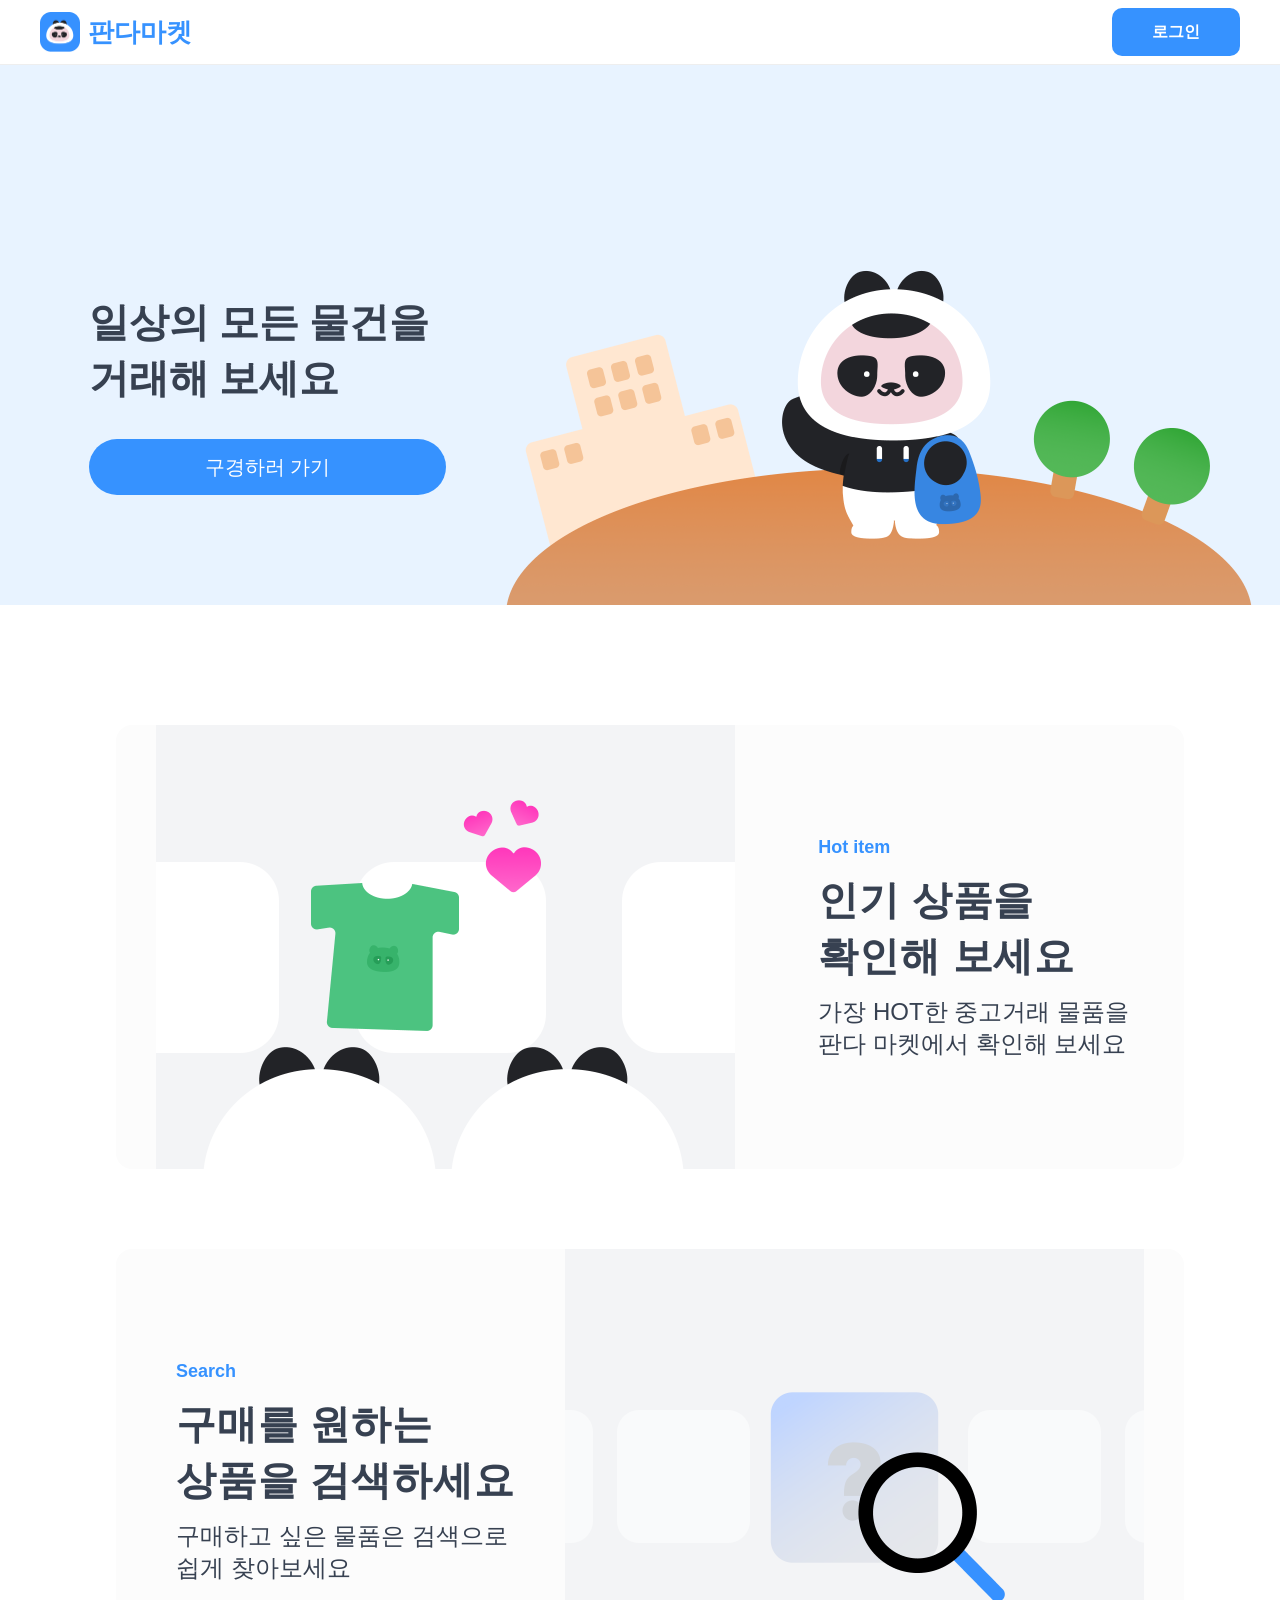
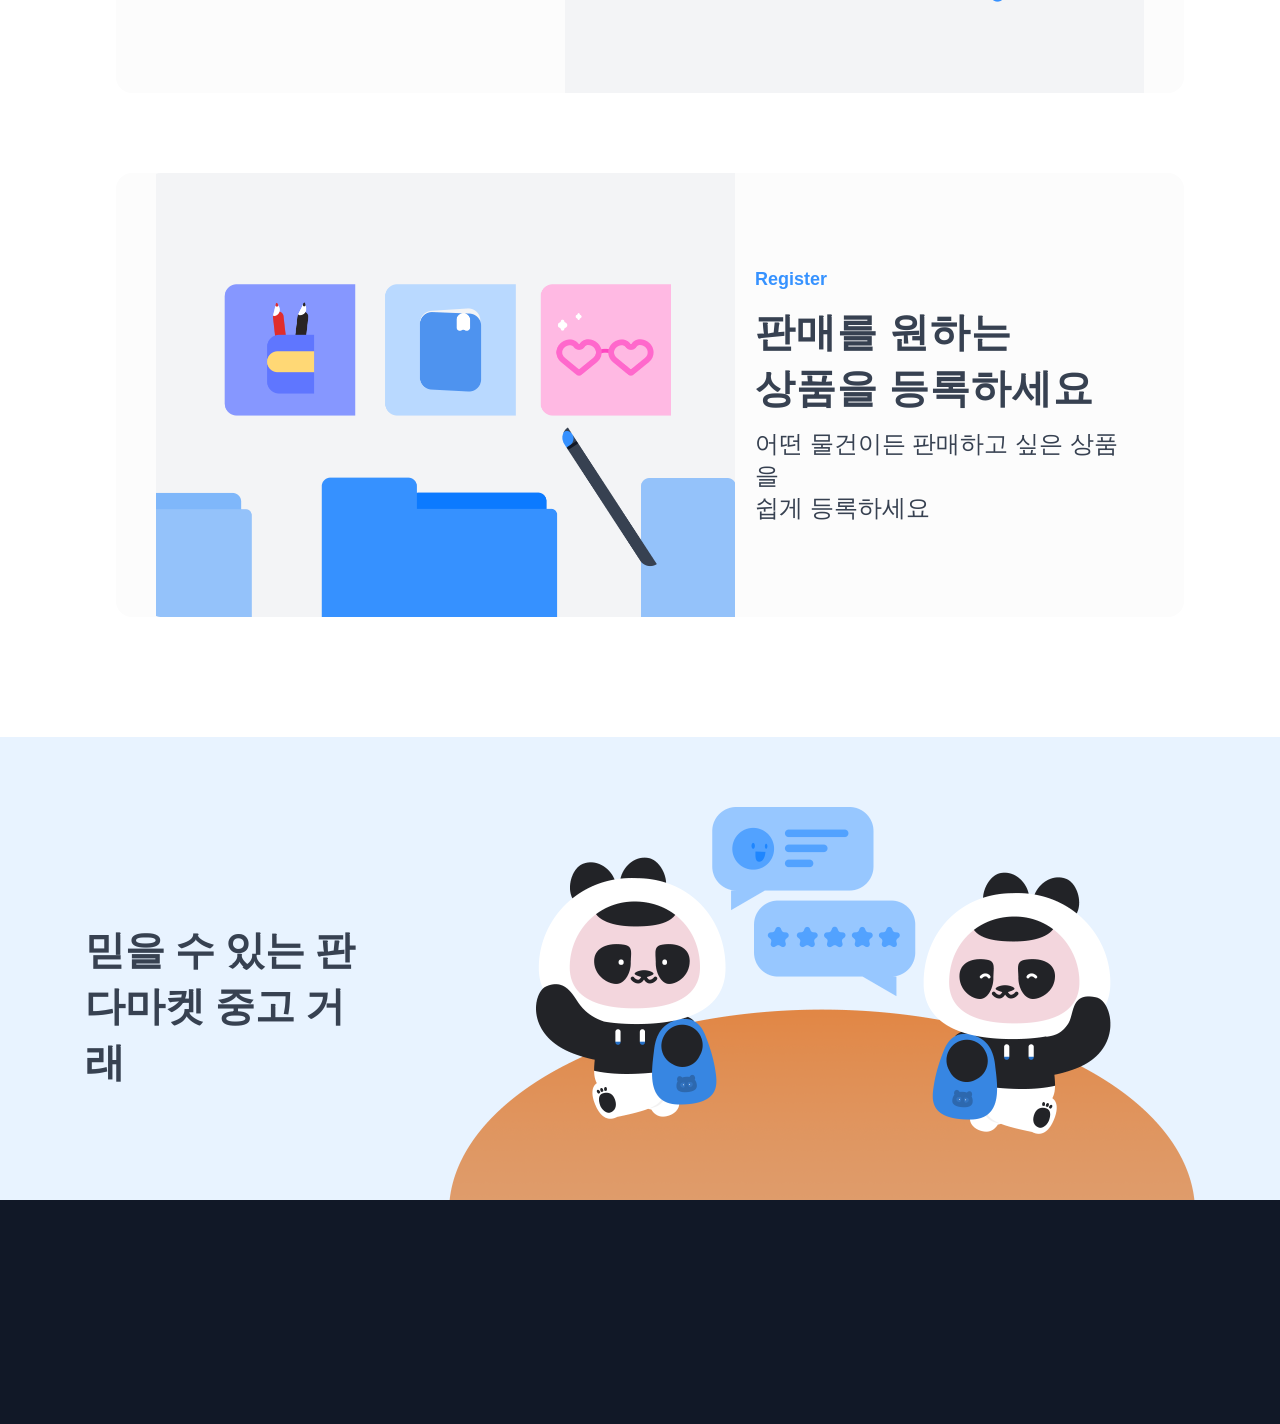
<file: 23-Sprint-Mission/index.html>
<!DOCTYPE html>
<html lang="ko">
<head>
  <meta charset="UTF-8" />
  <title>판다마켓</title>
  <link rel="stylesheet" href="style.css" />
</head>

<body>

  <div class="header">
    <div class="header-inner">
        <div class="logo" onclick="location.href='index.html'">           <!--판마마켓 로고 클릭 시 홈 화면 -->
            <img src="./images/logo.png" alt="판다 로고"><span>판다마켓</span>  <!-- 판다 로고 -->
        </div>
        <div class="login-btn" onclick="location.href='login.html'">로그인</div> 
    </div>
  </div>

  <div class="panda">
    <div class="panda-inner">
      <div class="panda-text">
        일상의 모든 물건을<br>
        거래해 보세요
      </div>
      <button class="panda-button" onclick="location.href='item.html'">구경하러 가기</button>
    </div>

    <img class="panda-image" src="./images/panda.png" alt="판다 이미지" />
  </div>

  <div class="features">

    <div class="card">
      <div class="card-image">
        <img src="./images/card1.png" alt="인기 상품 이미지">
      </div>
      <div class="card-text">
        <div class="card-abbreviation">Hot item</div>
        <div class="card-title">인기 상품을<br> 확인해 보세요</div>
        <div class="card-desc">가장 HOT한 중고거래 물품을<br> 판다 마켓에서 확인해 보세요</div>
      </div>
    </div>

    <div class="card">
        <div class="card-text">
            <div class="card-abbreviation">Search</div>
            <div class="card-title">구매를 원하는<br>상품을 검색하세요</div>
            <div class="card-desc">구매하고 싶은 물품은 검색으로<br>쉽게 찾아보세요</div>
        </div>
        <div class="card-image">
            <img src="./images/card2.png" alt="검색 이미지">
        </div>
    </div>

    <div class="card">
      <div class="card-image">
        <img src="./images/card3.png" alt="상품 등록 이미지">
      </div>
      <div class="card-text">
        <div class="card-abbreviation">Register</div>
        <div class="card-title">판매를 원하는<br>상품을 등록하세요</div>
        <div class="card-desc">어떤 물건이든 판매하고 싶은 상품을<br>쉽게 등록하세요</div>
      </div>
    </div>

  </div>

  <div class="bottom-banner">
    <div class="bottom-inner">
      <div class="bottom-text">믿을 수 있는 판다마켓 중고 거래</div>
      <div class="bottom-image">
        <img src="./images/bottom.png" alt="판다 두 마리 이미지">
      </div>
    </div>
  </div>
  <div class="bottom-last"></div>

</body>
</html>
</file>
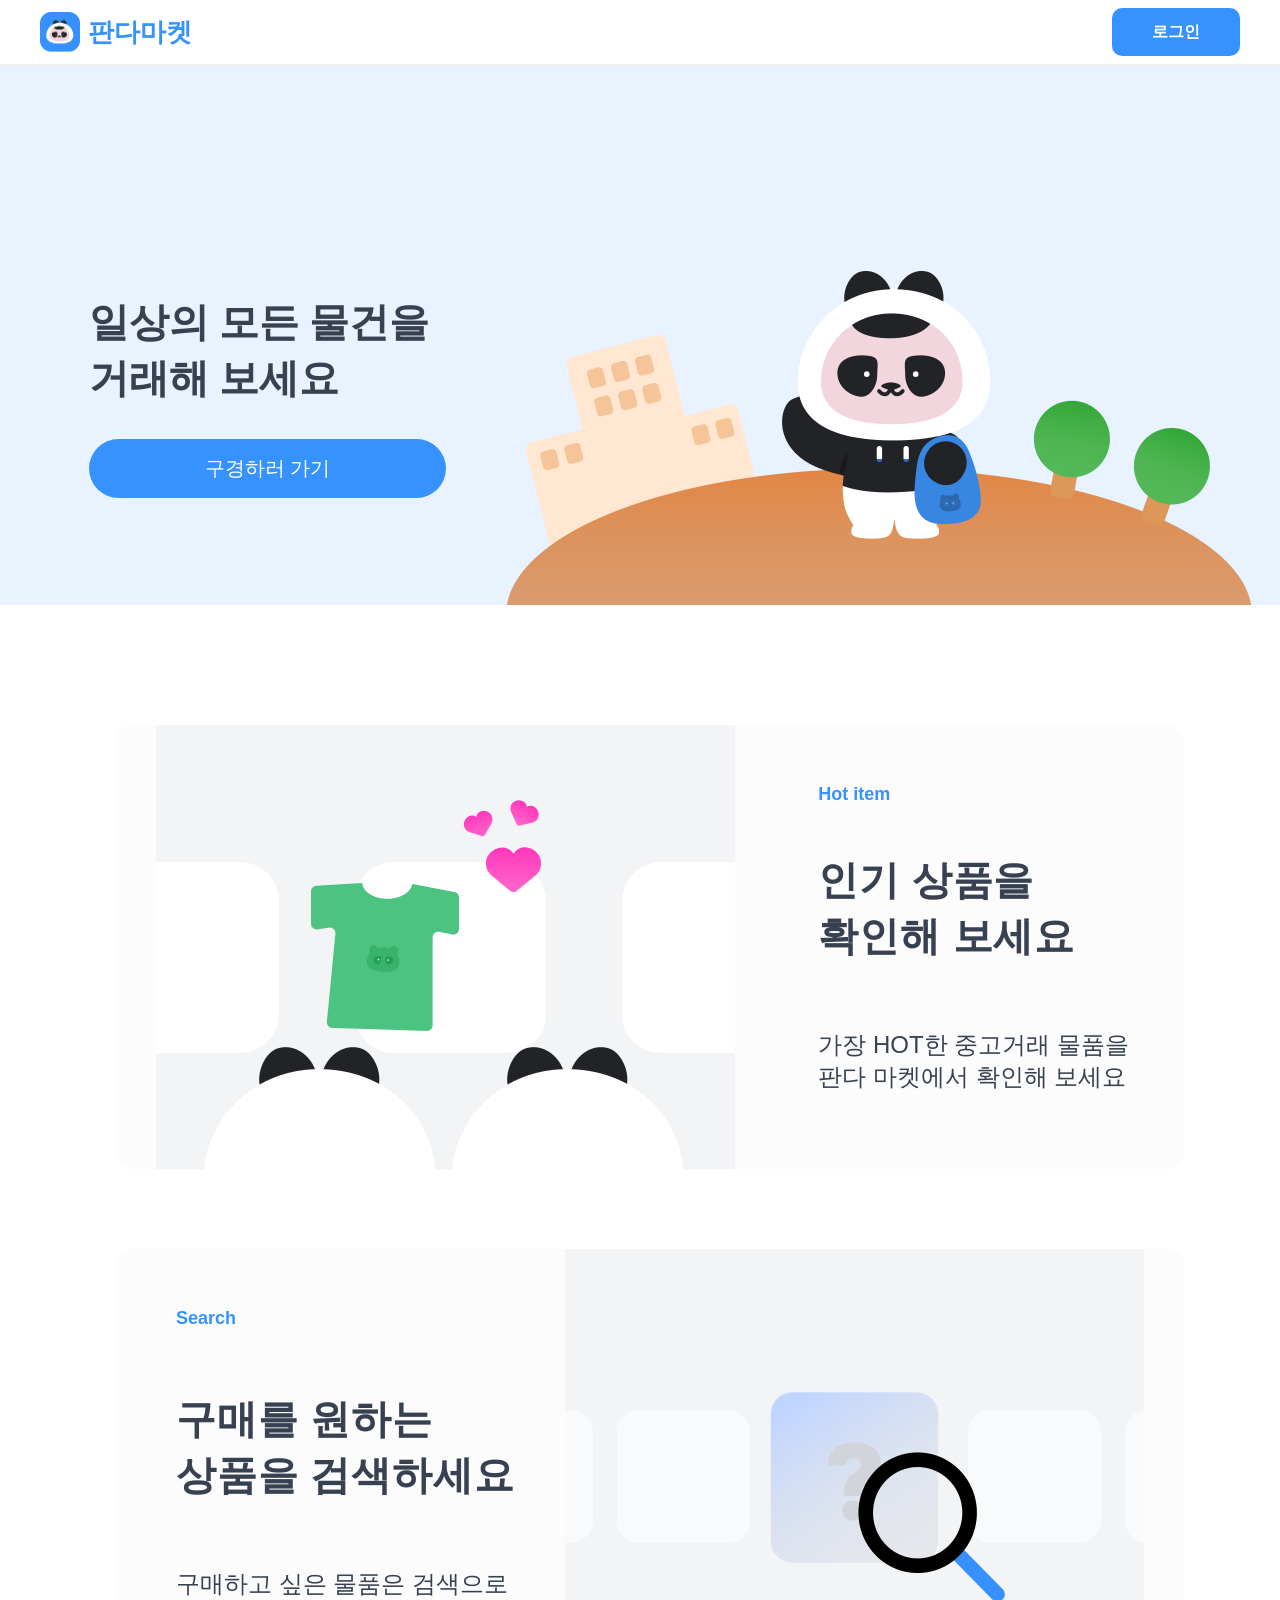
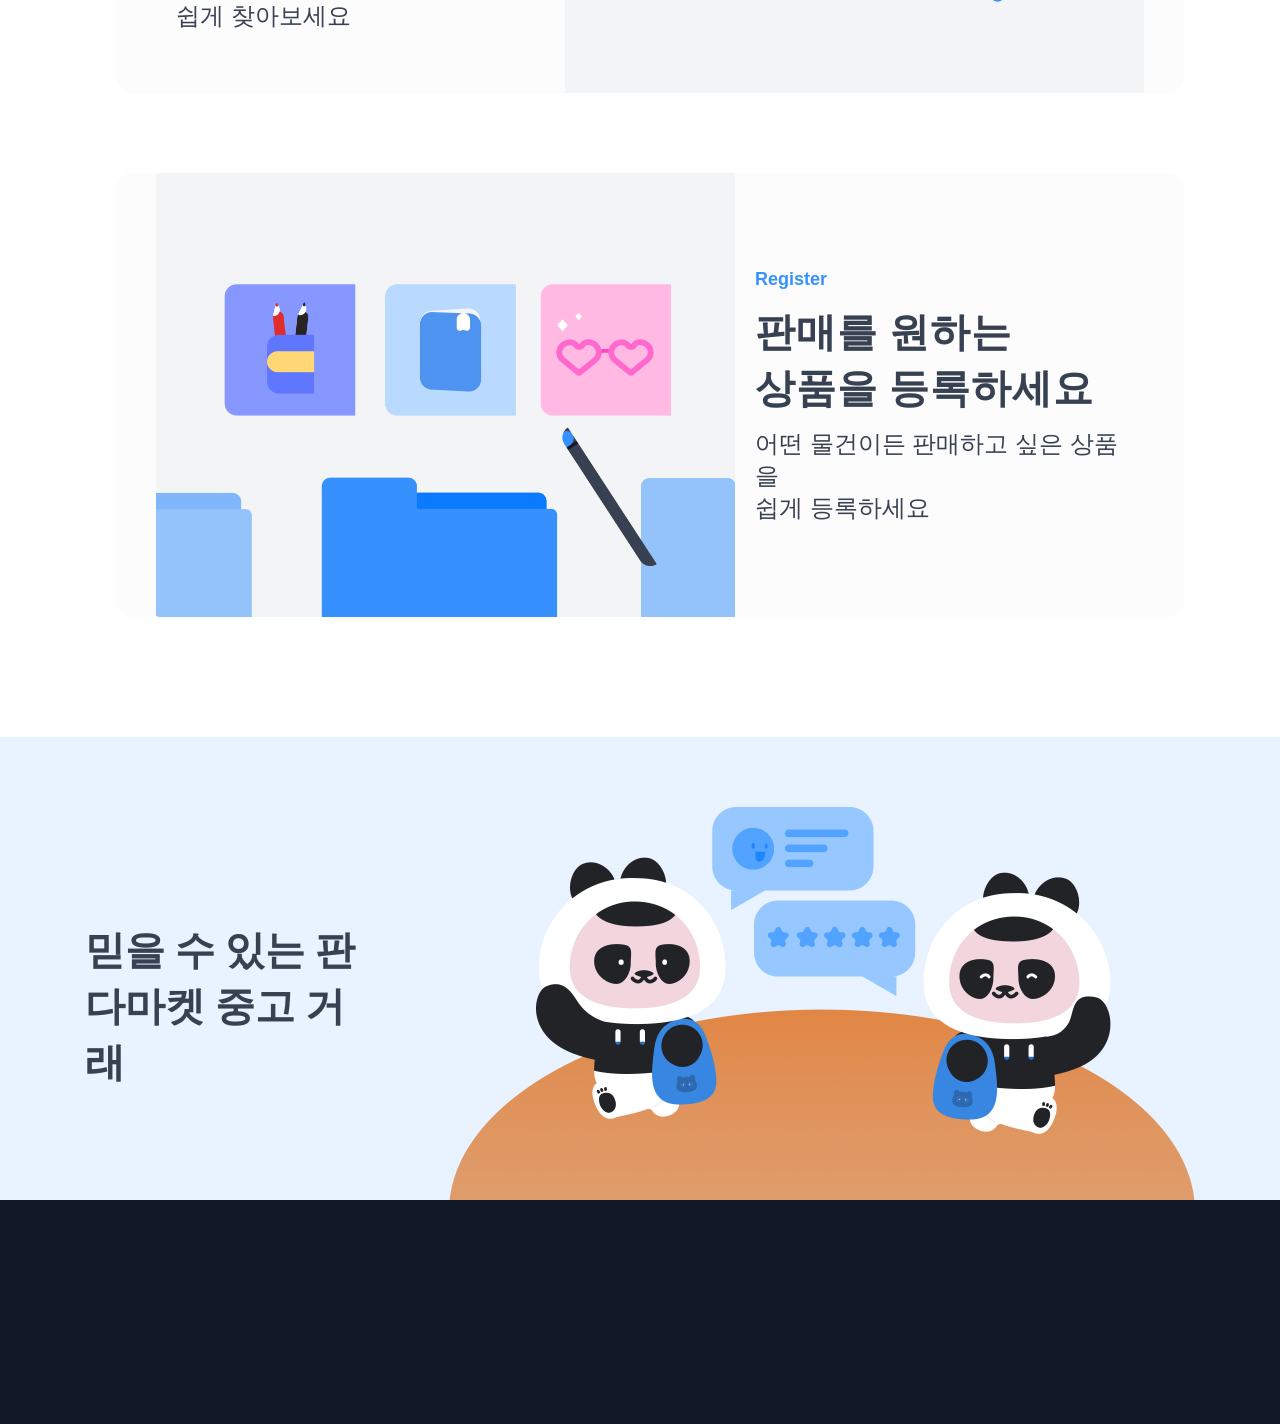
<file: html/index.html>
<!DOCTYPE html>
<html lang="ko">
  <head>
    <meta charset="UTF-8" />
    <title>판다마켓</title>
    <link rel="stylesheet" href="../css/indexstyle.css" />
  </head>

  <body>
    <div class="header">
      <div class="header-inner">
        <a class="logo" href="index.html">
          <!--판마마켓 로고 클릭 시 홈 화면 -->
          <img src="../images/logo.png" alt="판다 로고" /><span>판다마켓</span>
          <!-- 판다 로고 -->
        </a>
        <a class="login-btn" href='login.html'>로그인</a>
      </div>
    </div>

    <div class="panda">
      <div class="panda-inner">
        <div class="panda-text">
          일상의 모든 물건을<br />
          거래해 보세요
        </div>
        <a href="item.html" class="panda-button">구경하러 가기</a>
      </div>

      <img class="panda-image" src="../images/panda.png" alt="판다 이미지" />
    </div>

    <div class="features">
      <section class="card">
        <h2 class="card-image">
          <img src="../images/card1.png" alt="인기 상품 이미지" />
        </h2>
        <header class="card-text">
          <div class="card-abbreviation">Hot item</div>
          <h2 class="card-title">
            인기 상품을<br />
            확인해 보세요
          </h2>
          <h2 class="card-desc">
            가장 HOT한 중고거래 물품을<br />
            판다 마켓에서 확인해 보세요
          </h2>
        </header>
      </section>

      <div class="card">
        <section class="card-text">
          <h2 class="card-abbreviation">Search</h2>
          <h2 class="card-title">구매를 원하는<br />상품을 검색하세요</h2>
          <h2 class="card-desc">
            구매하고 싶은 물품은 검색으로<br />쉽게 찾아보세요
          </h2>
        </section>
        <div class="card-image">
          <img src="../images/card2.png" alt="검색 이미지" />
        </div>
      </div>

      <div class="card">
        <div class="card-image">
          <img src="../images/card3.png" alt="상품 등록 이미지" />
        </div>
        <div class="card-text">
          <div class="card-abbreviation">Register</div>
          <div class="card-title">판매를 원하는<br />상품을 등록하세요</div>
          <div class="card-desc">
            어떤 물건이든 판매하고 싶은 상품을<br />쉽게 등록하세요
          </div>
        </div>
      </div>
    </div>

    <div class="bottom-banner">
      <div class="bottom-inner">
        <div class="bottom-text">믿을 수 있는 판다마켓 중고 거래</div>
        <div class="bottom-image">
          <img src="../images/bottom.png" alt="판다 두 마리 이미지" />
        </div>
      </div>
    </div>
    <div class="bottom-last"></div>
  </body>
</html>
</file>
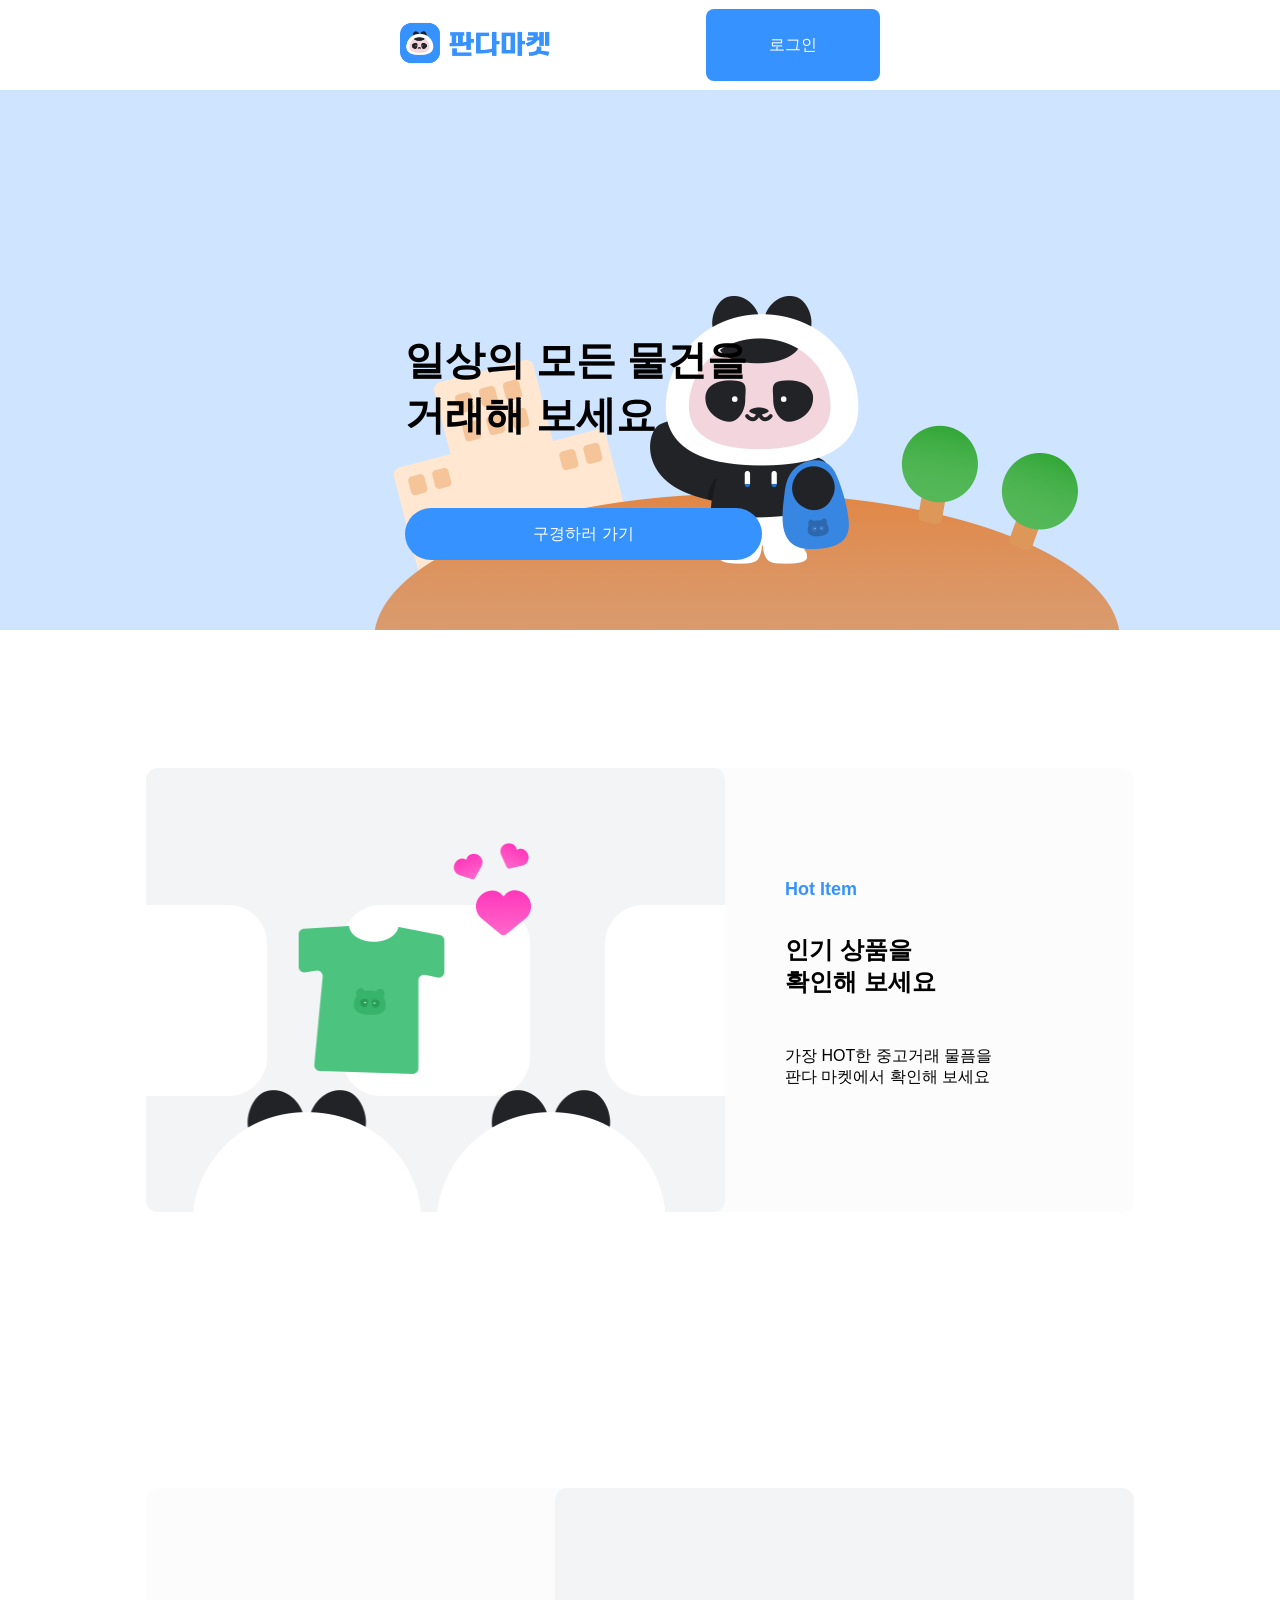
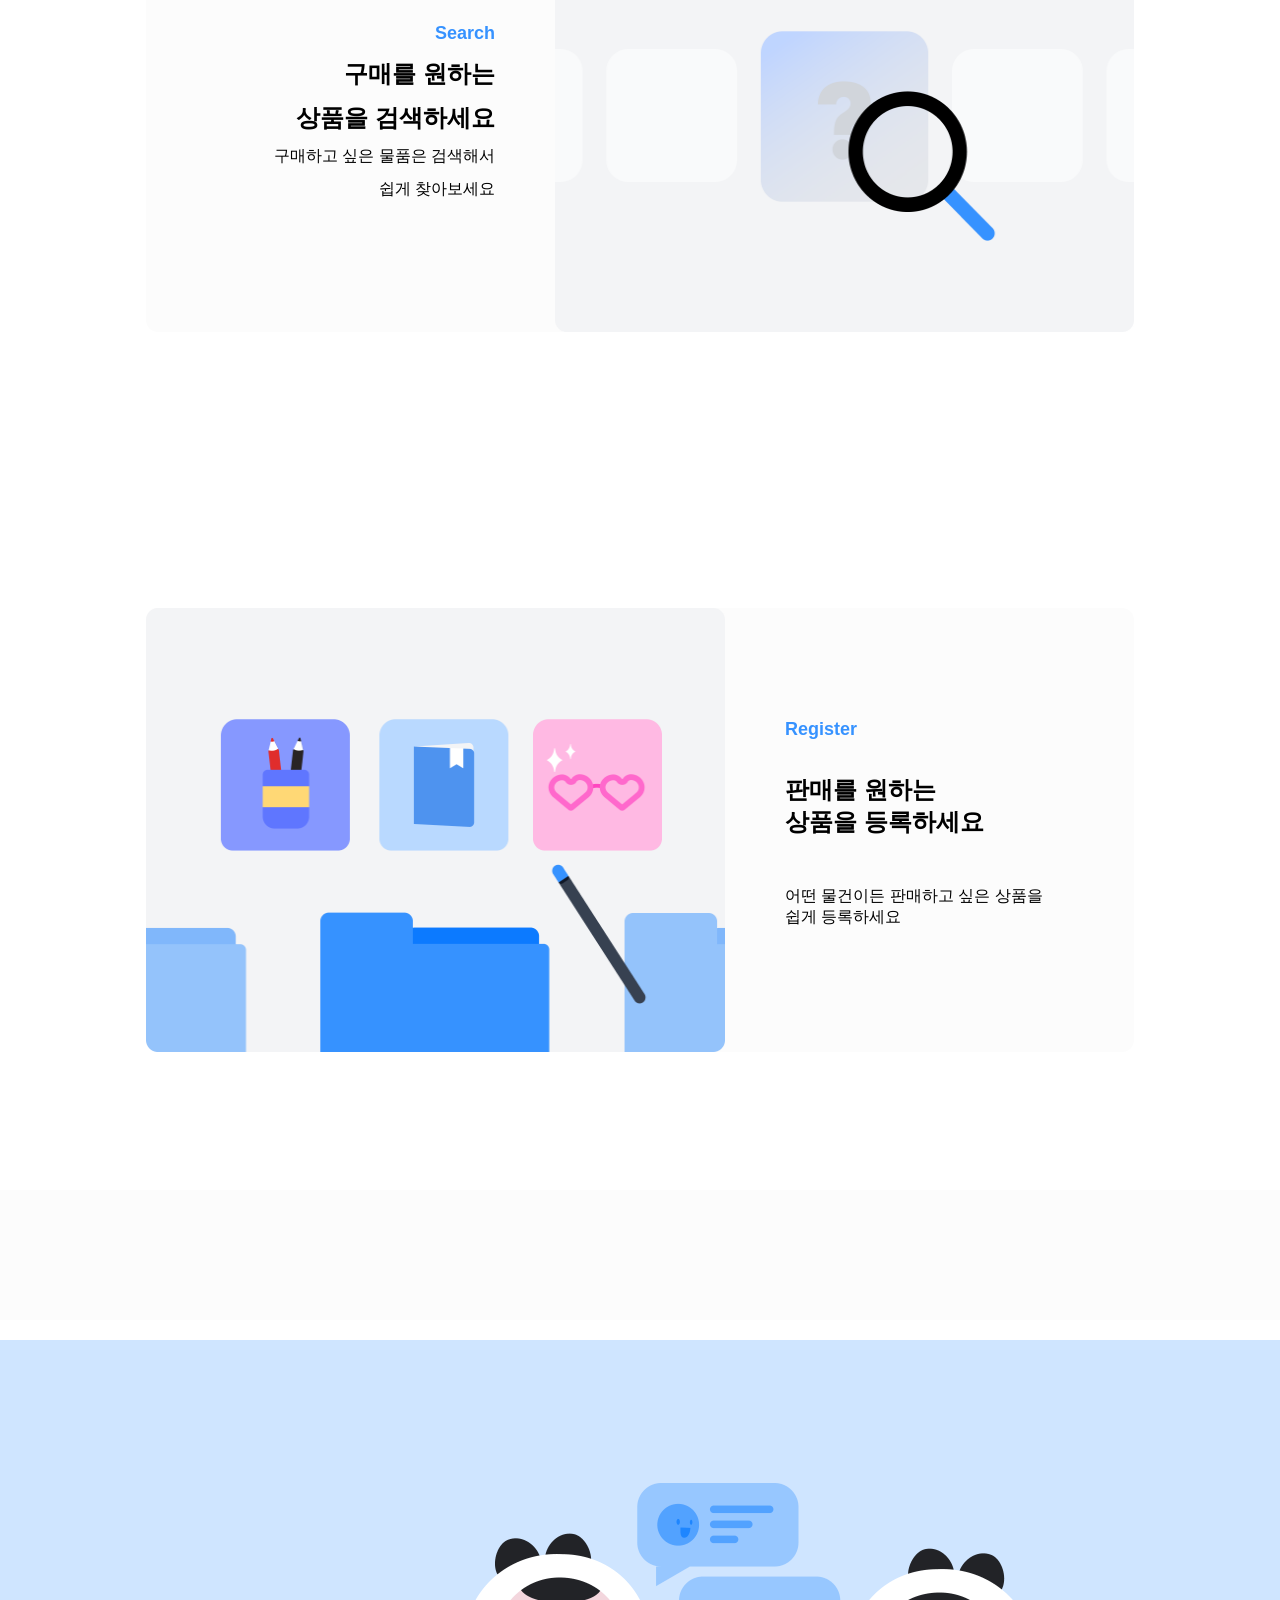
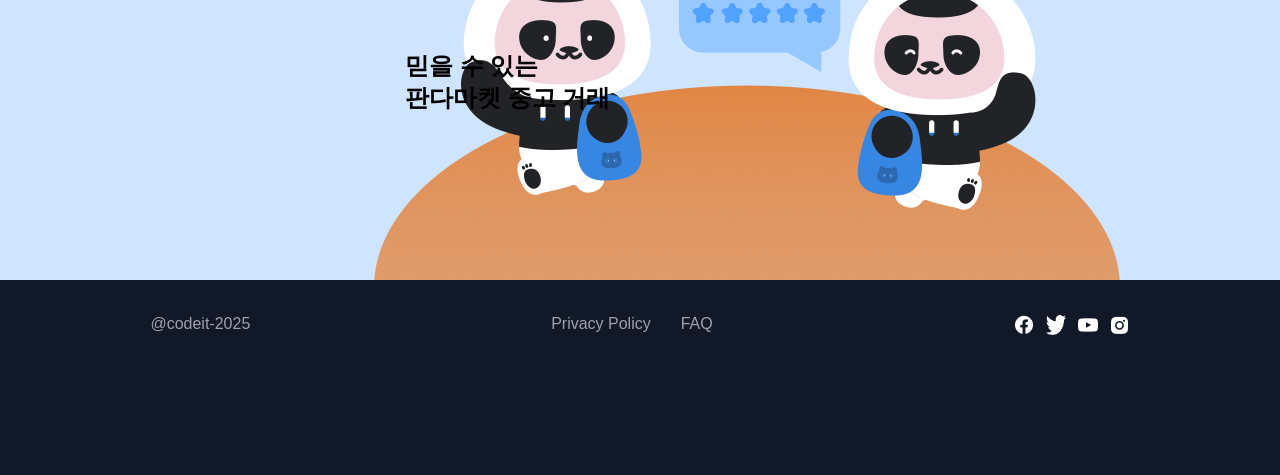
<file: SprintMission1/index.html>
<!DOCTYPE html>
<html lang="ko">
<head>
    <meta charset="UTF-8">
    <meta name="viewport" content="width=device-width, initial-scale=1.0">
    <link rel="stylesheet" href="index.css" type="text/css">
    <title>판다마켓</title>
</head>
<body>
    <header id="header">
        <a href="/">
           <img src="assets/logo.png" id="logoImg" width="153px" height="51px" alt="logo" />
        </a>
        <a href="/login" id="loginBtn" class="button">로그인</a>
    </header>

    <section id="landingBanner">
      <div id="landingContents">
        <h2 id="landingHeader">일상의 모든 물건을<br /> 거래해 보세요</h2>   
        <a href="/items" id="landingBtn" class="button">구경하러 가기</a>
      </div>
    </section>

    <section id="infos">
        <div id="infoItem">
            <img src="assets/info1.png" alt="info1" width="579px" height="444px">
            <div id="infoContent">
                <span>Hot Item</span>
                <h2>인기 상품을<br> 확인해 보세요</h2>
                <p>가장 HOT한 중고거래 물픔을 <br> 판다 마켓에서 확인해 보세요</p>
            </div>
        </div>
        <div id="infoItem">
            <div id="infoContent" class="left">
                <span>Search</span>
                <h2 id="temp">구매를 원하는</h2>
                <h2 id="temp">상품을 검색하세요</h2>
                <p id="temp">구매하고 싶은 물품은 검색해서</p>
                <p id="temp">쉽게 찾아보세요</p>
            </div>
            <img src="assets/info2.png" alt="info2" width="579px" height="444px">
        </div>    
        <div id="infoItem">
            <img src="assets/info3.png" alt="info3" width="579px" height="444px">
            <div id="infoContent">
                <span>Register</span>
                <h2>판매를 원하는<br>상품을 등록하세요</h2>
                <p>어떤 물건이든 판매하고 싶은 상품을<br>쉽게 등록하세요</p>
            </div>
        </div>
    </section>

    <div id="line"></div>

    <section id="footerBanner">
        <h2 id="footerBannerContent">믿을 수 있는 <br> 판다마켓 중고 거래</h2>
    </section>

    <footer id="footer">
        <a>@codeit-2025</a>
        <div id="footerNav">
            <a href="/privacy">Privacy Policy</a>
            <a href="/faq">FAQ</a>
        </div>
        <div id="logos">
            <a href="https://www.facebook.com" target="_blank">
                <img src="assets/snslogos/fblogo.png" alt="facebooklogo" width="20px" height="20px" />
            </a>
            <a href="https://x.com" target="_blank">
                <img src="assets/snslogos/twlogo.png" alt="twitterlogo" width="20px" height="20px" />
            </a>
            <a href="https://www.youtube.com" target="_blank">
                <img src="assets/snslogos/ytlogo.png" alt="youtubelogo" width="20px" height="20px" />
            </a>
            <a href="https://www.instagram.com" target="_blank">
                <img src="assets/snslogos/inlogo.png" alt="instagramlogo" width="20px" height="20px" />
            </a>
        </div>
    </footer>
</body>
</html>
</file>
<file: 23-Sprint-Mission/style.css>
body {
    margin: 0;
    font-family: Pretendard;
}

/* 클릭 요소 포인터 표시 */
.logo,
.login-btn,
.hero-button {
    cursor: pointer;
}

/* header */

.header {
    border-bottom: 1px solid #eee;
}

/* 헤더 내부 정렬 기본 */
.header-inner {
    max-width: 1200px;
    height: 64px;
    margin: 0 auto;

    display: flex;
    align-items: center;
    justify-content: space-between;
}

/* 로고 영역 */
.logo {
    display: flex;
    align-items: center;
    gap: 8px;
    font-weight: 700;
    font-size: 25.63px;
    color: #3692ff; /* ← 이 줄만 파란색으로 변경 */
    cursor: pointer;
}

/* 로고 이미지 크기 맞추기 */
.logo img {
    width: 40px;
    height: 40.14px;
    display: flex;
    align-items: center;
}

/* 로그인 버튼 */
.login-btn {
    top: 12px;
    right: 23px;
    bottom: 12px;
    left: 23px;
    width: 128px;
    height: 48px;
    background: #3692ff;
    color: white;
    border-radius: 10px;
    font-size: 16px;
    font-weight: 600;
    text-align: center;
    cursor: pointer;
    line-height: 48px;
}

/* 판다 전체 영역 */

.panda {
    background-color: #e8f3ff;
    display: flex;
    justify-content: center;
    align-items: center;
    height: 540px;
}

.panda-inner {
    width: 357px;
    height: 260px;
    padding: 60px;
    display: flex;
    flex-direction: column;
    gap: 32px;
    margin-top: 180px;
}

.panda-text {
    color: #374151;
    font-family: Pretendard;
    font-size: 40px;
    font-weight: 700;
    line-height: 1.4;
    font-style: bold;
}

.panda-button {
    width: 357px;
    height: 56px;
    border-radius: 40px;
    border: none;
    padding: 16px 124px 16px 124px;
    gap: 10px;
    background-color: #3692ff;
    color: #ffffff;
    font-family: Pretendard;
    font-weight: 600px;
    font-size: 20px;
    display: flex;
    justify-content: center;
    align-items: center;
    cursor: pointer;
    white-space: nowrap;
    overflow: hidden;
    text-overflow: ellipsis;
}

.panda-image {
    width: 746px;
    height: 340px;     
    object-fit: contain;
    align-self: flex-end; /* 땅 위에 딱 붙게 */
}

/* cards */

.features {
    max-width: 1200px;
    margin: 120px auto;
    display: flex;
    align-items: center;
    justify-content: center;
    flex-direction: column;
    gap: 80px;
}

/* 카드 하나 */
.card {
    display: flex;
    align-items: center;
    justify-content: space-between;

    background: #fcfcfc;
    border-radius: 16px;

    width: 988px;
    height: 444px;
    margin-left: 20px;
    padding: 0 40px;
}

/* 카드 안의 이미지 영역 */
.card-image img {
    width: 579px;
    height: 444px;
    display: block;
}

/* 텍스트 영역 */
.card-text {
    display: flex;
    flex-direction: column;
    margin-left: 20px;
    margin-right: 15px;
    gap: 12px;
}

.card-abbreviation {
    font-family: "Pretendard", sans-serif;
    font-weight: 800;      
    font-style: normal;    
    font-size: 18px;
    line-height: 26px;
    letter-spacing: 0;
    vertical-align: middle;
    color: #3692FF;
}

.card-title {
    font-family: "Pretendard", sans-serif;
    font-weight: 700;        
    font-size: 40px;
    line-height: 140%;
    color: #374151;       
    letter-spacing: 0.02em;  
    vertical-align: middle;
}

.card-desc {
    font-family: "Pretendard", sans-serif;
    font-weight: 500;      
    font-size: 24px;
    line-height: 32px;
    letter-spacing: 0;
    vertical-align: middle;
    color: #374151;
}


/* bottom banner */

.bottom-banner {
    background-color: #e8f3ff;
    display: flex;
    justify-content: center;
    align-items: center;
    height: 540px;
    top: 70px;
}

.bottom-inner {
    max-width: 1200px;
    margin: 0 auto;

    width: 1110px;
    height: 397px;

    display: flex;
    align-items: center;
    gap: 69px;
    justify-content: space-between;
}

.bottom-text{
    color: #374151;
    font-family: Pretendard;
    font-size: 40px;
    font-weight: 700;
    line-height: 1.4;
    font-style: bold;
}

.bottom-image img {
    width: 746px;
    height: 397px;
}

.bottom-last{
    width: 100%;
    height: 160px;
    padding: 32px 0;
    position: absolute;
    left: 0;
    top: 2800px;
    background-color: #111827;
}
</file>
<file: css/indexstyle.css>
body {
  margin: 0;
  font-family: Pretendard;
}

/* a태그 밑에 밑줄 없애기 */

a {
  text-decoration: none;
}

/* 클릭 요소 포인터 표시 */
.logo,
.login-btn,
.hero-button {
  cursor: pointer;
}

/* header */

.header {
  border-bottom: 1px solid #eee;
}

/* 헤더 내부 정렬 기본 */
.header-inner {
  max-width: 1200px;
  height: 64px;
  margin: 0 auto;

  display: flex;
  align-items: center;
  justify-content: space-between;
}

/* 로고 영역 */
.logo {
  display: flex;
  align-items: center;
  gap: 8px;
  font-weight: 700;
  font-size: 25.63px;
  color: #3692ff; /* ← 이 줄만 파란색으로 변경 */
  cursor: pointer;
}

/* 로고 이미지 크기 맞추기 */
.logo img {
  width: 40px;
  height: 40.14px;
  display: flex;
  align-items: center;
}

/* 로그인 버튼 */
.login-btn {
  width: 128px;
  height: 48px;
  background: #3692ff;
  color: white;
  border-radius: 10px;
  font-size: 16px;
  font-weight: 600;
  text-align: center;
  cursor: pointer;
  line-height: 48px;
}

/* 판다 전체 영역 */

.panda {
  background-color: #e8f3ff;
  display: flex;
  justify-content: center;
  align-items: center;
  height: 540px;
}

.panda-inner {
  width: 357px;
  height: 260px;
  padding: 60px;
  display: flex;
  flex-direction: column;
  gap: 32px;
  margin-top: 180px;
}

.panda-text {
  color: #374151;
  font-family: Pretendard;
  font-size: 40px;
  font-weight: 700;
  line-height: 1.4;
  font-style: bold;
}

.panda-button {
  border-radius: 40px;
  border: none;
  padding: 16px 124px;
  gap: 10px;
  background-color: #3692ff;
  color: #ffffff;
  font-family: Pretendard;
  font-weight: 600px;
  font-size: 20px;
  display: flex;
  justify-content: center;
  align-items: center;
  cursor: pointer;
  white-space: nowrap;
  overflow: hidden;
  text-overflow: ellipsis;
}

.panda-image {
  width: 746px;
  height: 340px;
  object-fit: contain;
  align-self: flex-end; /* 땅 위에 딱 붙게 */
}

/* cards */

.features {
  max-width: 1200px;
  margin: 120px auto;
  display: flex;
  align-items: center;
  justify-content: center;
  flex-direction: column;
  gap: 80px;
}

/* 카드 하나 */
.card {
  display: flex;
  align-items: center;
  justify-content: space-between;

  background: #fcfcfc;
  border-radius: 16px;

  width: 988px;
  height: 444px;
  margin-left: 20px;
  padding: 0 40px;
}

/* 카드 안의 이미지 영역 */
.card-image img {
  width: 579px;
  height: 444px;
  display: block;
}

/* 텍스트 영역 */
.card-text {
  display: flex;
  flex-direction: column;
  margin-left: 20px;
  margin-right: 15px;
  gap: 12px;
}

.card-abbreviation {
  font-family: "Pretendard", sans-serif;
  font-weight: 800;
  font-style: normal;
  font-size: 18px;
  line-height: 26px;
  letter-spacing: 0;
  vertical-align: middle;
  color: #3692ff;
}

.card-title {
  font-family: "Pretendard", sans-serif;
  font-weight: 700;
  font-size: 40px;
  line-height: 140%;
  color: #374151;
  letter-spacing: 0.02em;
  vertical-align: middle;
}

.card-desc {
  font-family: "Pretendard", sans-serif;
  font-weight: 500;
  font-size: 24px;
  line-height: 32px;
  letter-spacing: 0;
  vertical-align: middle;
  color: #374151;
}

/* bottom banner */

.bottom-banner {
  background-color: #e8f3ff;
  display: flex;
  justify-content: center;
  align-items: center;
  height: 540px;
  top: 70px;
}

.bottom-inner {
  max-width: 1200px;
  margin: 0 auto;

  width: 1110px;
  height: 397px;

  display: flex;
  align-items: center;
  gap: 69px;
  justify-content: space-between;
}

.bottom-text {
  color: #374151;
  font-family: Pretendard;
  font-size: 40px;
  font-weight: 700;
  line-height: 1.4;
  font-style: bold;
}

.bottom-image img {
  width: 746px;
  height: 397px;
}

.bottom-last {
  width: 100%;
  height: 160px;
  padding: 32px 0;
  position: absolute;
  left: 0;
  top: 2800px;
  background-color: #111827;
}
</file>
<file: SprintMission1/index.css>
:root {
  --active: #3692FF;
  --hover: #1967D6;
  --click: #1251AA;
  --inactive: #9CA3AF;
}

html {
  word-break: keep-all;
  font-family: Pretendard, sans-serif;
}

body {
  margin: 0;
  background-color: #FFFFFF;
  max-width: 1920px;
}

.button {
    background-color: var(--active);
    border: none;
    border-radius: 8px;
    color: #FFFFFF;
    display: flex;
    justify-content: center;
    align-items: center;
    text-decoration: none;
}
.button:hover {
    background-color: var(--hover);
}
.button:active {
    background-color: var(--click);
}

#header {
    display: flex;
    align-items: center;
    padding: 9px 400px;
    justify-content: space-between;
}

#header > * {
    cursor: pointer;
}

#loginBtn {
    width: 128px;
    height: 48px;
    padding: 12px 23px;
}

#landingBanner {
    background-color: #CFE5FF;
    height: 540px;
    background-image: url(assets/landing.png);
    background-size: 746px 340px;
    background-repeat: no-repeat;
    background-position: 70% 100%;
}

#landingContents {
    width: 357px;
    height: 260px;
    position: relative;
    top: 210px;
    left: 405px;
    display: flex;
    flex-direction: column;
    gap: 32px;
}

#landingHeader {
    font-weight: 700;
    font-size: 40px;
}

#landingBtn {
    border-radius: 40px;
    width: 357px;
    height: 56px; 
}

#infos {
    display: flex;
    flex-direction: column;
    align-items: center;
    justify-content: center;
}

#infoItem {
    display: flex;
    height: 444px;
    width: 988px;
    justify-content: center;
    align-items: center;
    background-color: #FCFCFC;
    border-radius: 12px;
    margin: 138px 0;
}

#infoContent {
    width: 400px;
    display: flex;
    flex-direction: column;
    gap: 12px;
    margin-left: 60px;
}

#temp {
    margin: 0;
}

.left {
    margin-left: none;
    margin-right: 60px;
    align-items: flex-end;
}

span {
    color: var(--active);
    font-weight: 800;
    font-size: 18px;
    line-height: 26px;
}

#line {
    height: 130px;
    background-color: #FCFCFC;
}

#footerBanner {
    background-color: #CFE5FF;
    height: 540px;
    background-image: url(assets/footer.png);
    background-size: 746px 397px;
    background-repeat: no-repeat;
    background-position: 70% 100%;   
}

#footerBannerContent {
    position: relative;
    top: 310px;
    left: 405px;
    width: 295px;
    height: 112px;
    font-weight: 700;
}

#footer {
    background-color: #111827;
    height: 160px;
    display: flex;
    justify-content: space-around;
    padding-top: 35px;
}

#footer a {
    font-weight: 400;
    font-size: 16px;
    color: var(--inactive);
    text-decoration: none;
}

#footerNav {
    display: flex;
    gap: 30px
}

#logos {
    display: flex;
    gap: 12px;
}
</file>
